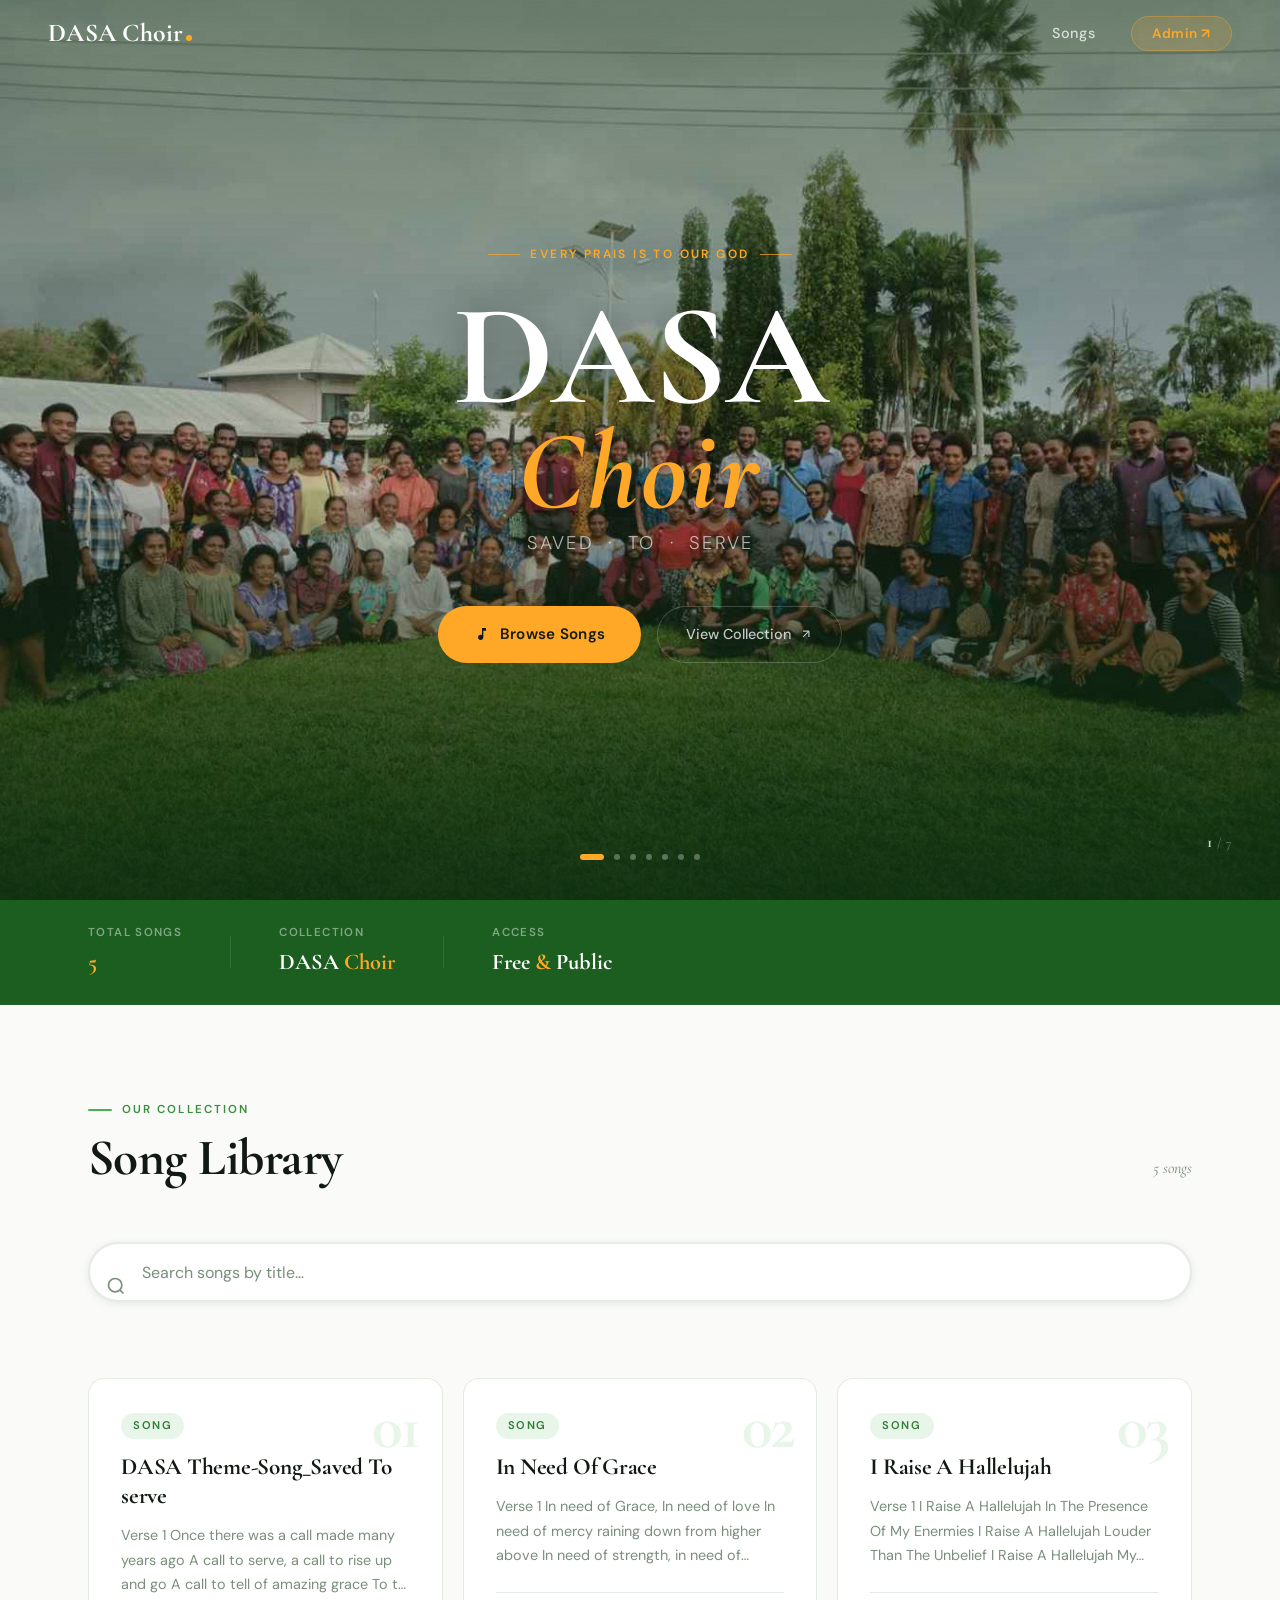
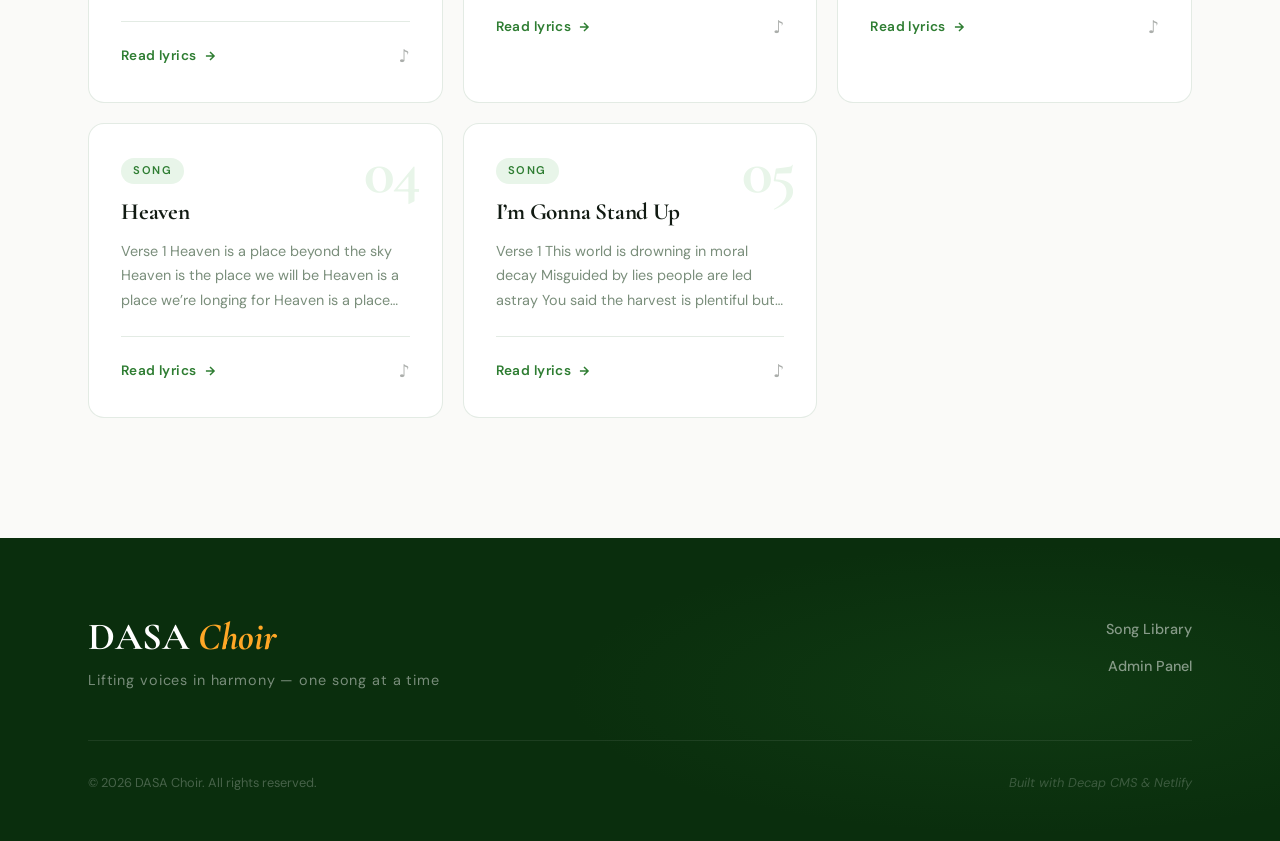
<file: index.html>
<!DOCTYPE html>
<html lang="en">
<head>
  <meta charset="UTF-8" />
  <meta name="viewport" content="width=device-width, initial-scale=1.0" />
  <meta name="description" content="DASA Choir Songs — Browse and read our full collection of choir song lyrics." />
  <meta property="og:title" content="DASA Choir Songs" />
  <meta property="og:description" content="A full collection of choir song lyrics, beautifully presented." />
  <meta name="theme-color" content="#1B5E20" />
  <title>DASA Choir Songs</title>

  <!-- Netlify Identity (required for CMS auth redirect) -->
  <script src="https://identity.netlify.com/v1/netlify-identity-widget.js"></script>

  <link rel="stylesheet" href="/style.css" />
</head>
<body>

  <!-- ═══════════════════════════════ NAVBAR ═══════════════════ -->
  <nav class="navbar" id="navbar" role="navigation" aria-label="Main navigation">
    <a href="/" class="nav-logo" aria-label="DASA Choir home">
      <span class="nav-logo-text">DASA Choir</span>
      <span class="nav-logo-dot" aria-hidden="true"></span>
    </a>
    <ul class="nav-links" role="list">
      <li><a href="#songs">Songs</a></li>
      <li><a href="/admin/" class="nav-admin">Admin ↗</a></li>
    </ul>
  </nav>

  <!-- ═══════════════════════════════ HERO ════════════════════ -->
  <section class="hero" id="hero" role="banner" aria-label="Hero banner">

    <!-- Slideshow background -->
    <div class="slideshow-wrap" id="slideshowWrap" aria-hidden="true">
      <div class="slide-fallback" id="slideFallback"></div>
      <!-- Dynamic slides injected by app.js -->
    </div>

    <!-- Grain overlay -->
    <div class="hero-grain" aria-hidden="true"></div>

    <!-- Dark overlay -->
    <div class="hero-overlay" aria-hidden="true"></div>

    <!-- Content -->
    <div class="hero-content">
      <div class="hero-eyebrow" aria-hidden="true">
        <span class="eyebrow-line"></span>
        <span class="eyebrow-text">Every Prais Is To Our God</span>
        <span class="eyebrow-line"></span>
      </div>
      <h1 class="hero-title">
        DASA
        <span class="hero-title-choir">Choir</span>
      </h1>
      <p class="hero-subtitle">Saved &nbsp;·&nbsp; To &nbsp;·&nbsp; Serve</p>
      <div class="hero-actions">
        <a href="#songs" class="btn-primary" aria-label="Browse song collection">
          <svg width="16" height="16" fill="currentColor" viewBox="0 0 24 24" aria-hidden="true">
            <path d="M12 3v10.55c-.59-.34-1.27-.55-2-.55-2.21 0-4 1.79-4 4s1.79 4 4 4 4-1.79 4-4V7h4V3h-6z"/>
          </svg>
          Browse Songs
        </a>
        <a href="#songs" class="btn-secondary" aria-label="View full collection">
          View Collection
          <svg width="14" height="14" fill="none" stroke="currentColor" viewBox="0 0 24 24" stroke-width="2" aria-hidden="true">
            <path d="M7 17L17 7M17 7H7M17 7v10"/>
          </svg>
        </a>
      </div>
    </div>

    <!-- Slideshow dot controls -->
    <div class="slideshow-controls" id="slideshowControls" role="tablist" aria-label="Slideshow navigation"></div>

    <!-- Slide counter -->
    <div class="slide-counter" id="slideCounter" aria-live="polite" aria-hidden="true"></div>

  </section>

  <!-- ════════════════════════════ STATS BAR ════════════════════ -->
  <div class="stats-bar" aria-label="Collection stats">
    <div class="stats-inner">
      <div class="stat-item">
        <span class="stat-label">Total Songs</span>
        <span class="stat-value" id="statSongs"><span>—</span></span>
      </div>
      <div class="stat-sep" aria-hidden="true"></div>
      <div class="stat-item">
        <span class="stat-label">Collection</span>
        <span class="stat-value">DASA <span>Choir</span></span>
      </div>
      <div class="stat-sep" aria-hidden="true"></div>
      <div class="stat-item">
        <span class="stat-label">Access</span>
        <span class="stat-value">Free <span>&amp;</span> Public</span>
      </div>
    </div>
  </div>

  <!-- ══════════════════════════ MAIN CONTENT ═══════════════════ -->
  <main class="main" id="songs" role="main">

    <!-- Section heading -->
    <div class="section-head">
      <div>
        <p class="section-label">Our Collection</p>
        <h2 class="section-title">Song Library</h2>
      </div>
      <p class="section-count" id="sectionCount" aria-live="polite"></p>
    </div>

    <!-- Search -->
    <div class="search-wrap" role="search">
      <svg class="search-ico" width="20" height="20" fill="none" stroke="currentColor" viewBox="0 0 24 24" stroke-width="2" aria-hidden="true">
        <circle cx="11" cy="11" r="8"/><path d="m21 21-4.35-4.35"/>
      </svg>
      <input
        type="search"
        id="searchField"
        class="search-field"
        placeholder="Search songs by title…"
        autocomplete="off"
        spellcheck="false"
        aria-label="Search songs by title"
      />
      <button class="search-clear" id="searchClear" aria-label="Clear search" title="Clear search">
        <svg width="12" height="12" fill="none" stroke="currentColor" viewBox="0 0 24 24" stroke-width="2.5">
          <path d="M18 6 6 18M6 6l12 12"/>
        </svg>
      </button>
      <p class="search-status" id="searchStatus" aria-live="polite" aria-atomic="true"></p>
    </div>

    <!-- Song cards grid -->
    <div class="songs-grid" id="songsGrid" role="list" aria-label="Song collection">

      <!-- Skeleton loading state (shown while fetching) -->
      <div class="skeleton-card" aria-hidden="true" role="presentation">
        <div class="skeleton sk-tag"></div>
        <div class="skeleton sk-title"></div>
        <div class="skeleton sk-line"></div>
        <div class="skeleton sk-line" style="width:85%"></div>
        <div class="skeleton sk-line" style="width:70%"></div>
        <div class="sk-footer"></div>
        <div class="skeleton sk-link"></div>
      </div>
      <div class="skeleton-card" aria-hidden="true" role="presentation">
        <div class="skeleton sk-tag"></div>
        <div class="skeleton sk-title" style="width:55%"></div>
        <div class="skeleton sk-line"></div>
        <div class="skeleton sk-line" style="width:90%"></div>
        <div class="skeleton sk-line" style="width:60%"></div>
        <div class="sk-footer"></div>
        <div class="skeleton sk-link"></div>
      </div>
      <div class="skeleton-card" aria-hidden="true" role="presentation">
        <div class="skeleton sk-tag"></div>
        <div class="skeleton sk-title" style="width:75%"></div>
        <div class="skeleton sk-line"></div>
        <div class="skeleton sk-line" style="width:80%"></div>
        <div class="skeleton sk-line" style="width:65%"></div>
        <div class="sk-footer"></div>
        <div class="skeleton sk-link"></div>
      </div>

    </div>
  </main>

  <!-- ════════════════════════════ FOOTER ══════════════════════ -->
  <footer class="site-footer" role="contentinfo">
    <div class="footer-inner">
      <div class="footer-top">
        <div>
          <p class="footer-brand-name">DASA <em>Choir</em></p>
          <p class="footer-tagline">Lifting voices in harmony &mdash; one song at a time</p>
        </div>
        <nav class="footer-nav" aria-label="Footer navigation">
          <a href="/#songs">Song Library</a>
          <a href="/admin/">Admin Panel</a>
        </nav>
      </div>
      <div class="footer-bottom">
        <p class="footer-copy">&copy; <span id="footerYear"></span> DASA Choir. All rights reserved.</p>
        <p class="footer-note">Built with Decap CMS &amp; Netlify</p>
      </div>
    </div>
  </footer>

  <script src="/app.js"></script>
</body>
</html>
</file>
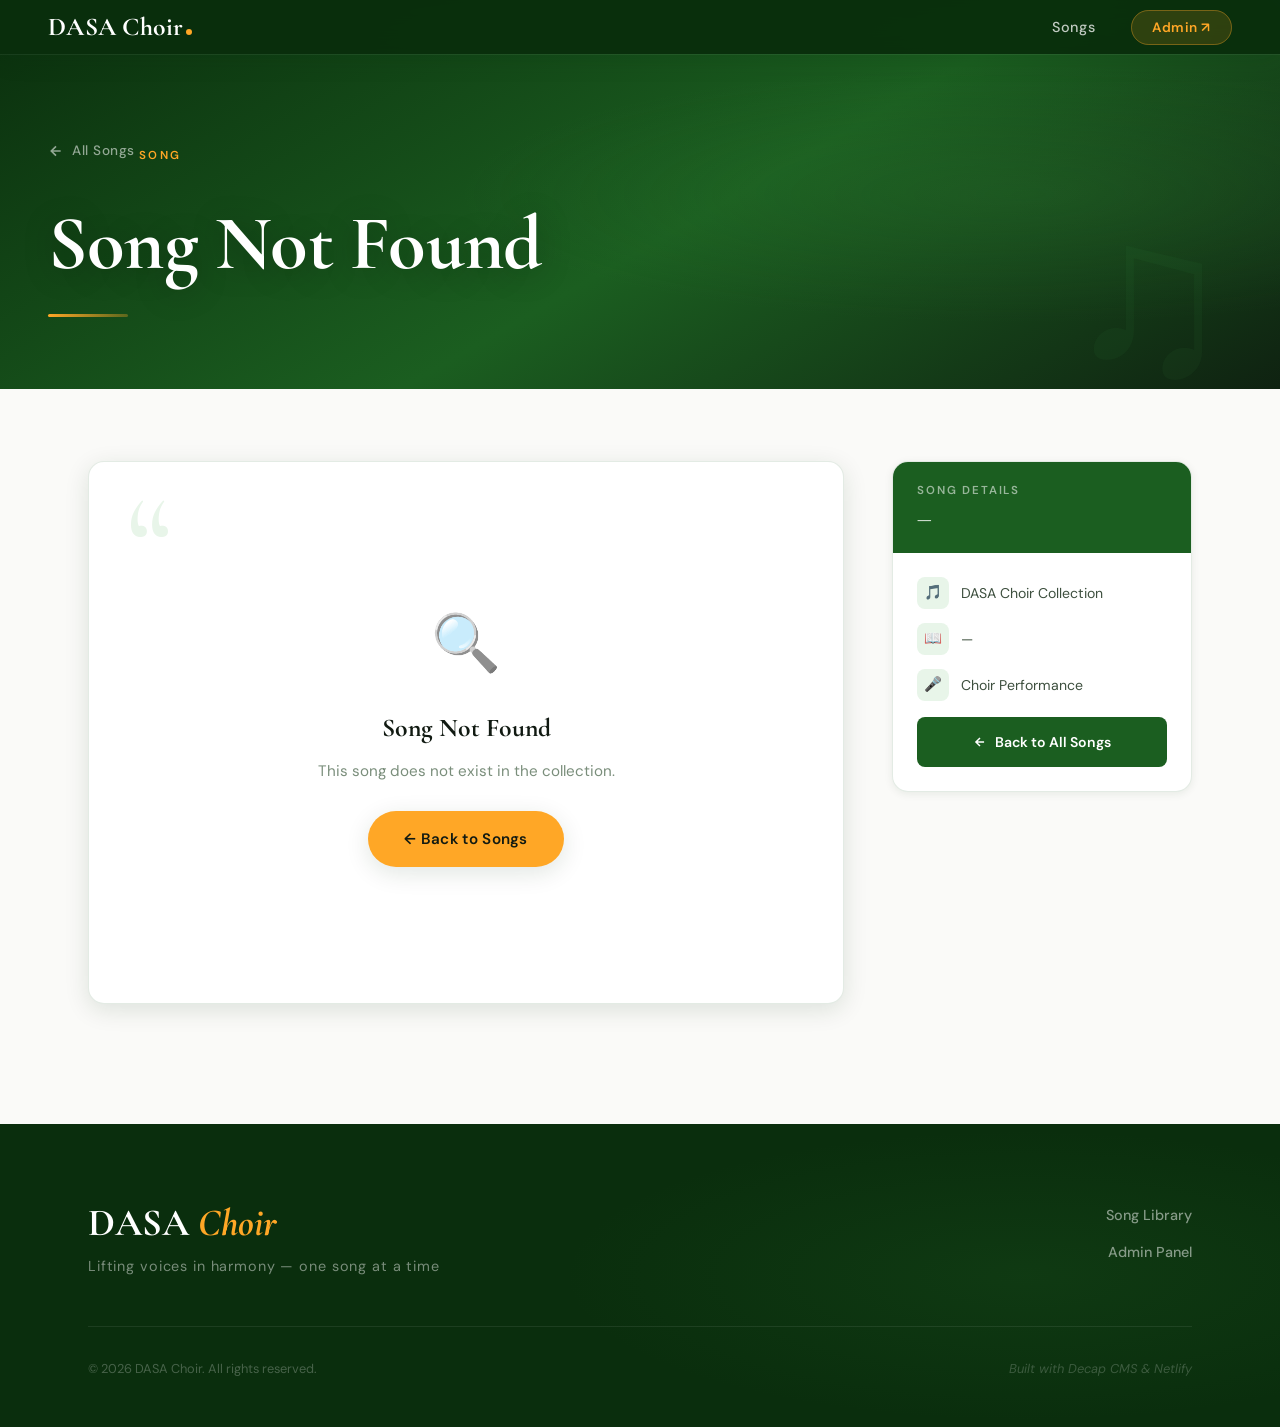
<file: song.html>
<!DOCTYPE html>
<html lang="en">
<head>
  <meta charset="UTF-8" />
  <meta name="viewport" content="width=device-width, initial-scale=1.0" />
  <meta name="description" content="Read song lyrics — DASA Choir" />
  <meta name="theme-color" content="#1B5E20" />
  <title>Song — DASA Choir</title>

  <link rel="stylesheet" href="/style.css" />
</head>
<body class="song-page-wrap">

  <!-- ═══════════════════════════════ NAVBAR ═══════════════════ -->
  <nav class="navbar scrolled" id="navbar" role="navigation" aria-label="Main navigation">
    <a href="/" class="nav-logo" aria-label="DASA Choir home">
      <span class="nav-logo-text">DASA Choir</span>
      <span class="nav-logo-dot" aria-hidden="true"></span>
    </a>
    <ul class="nav-links" role="list">
      <li><a href="/#songs">Songs</a></li>
      <li><a href="/admin/" class="nav-admin">Admin ↗</a></li>
    </ul>
  </nav>

  <!-- ═════════════════════════ SONG HERO ══════════════════════ -->
  <div class="song-hero" id="songHero">
    <div class="song-hero-inner">

      <a href="/" class="back-link" aria-label="Go back to all songs">
        <svg width="16" height="16" fill="none" stroke="currentColor" viewBox="0 0 24 24" stroke-width="2.5" aria-hidden="true">
          <path d="M19 12H5M12 5l-7 7 7 7"/>
        </svg>
        All Songs
      </a>

      <p class="song-hero-tag" id="songTag">Song</p>
      <h1 class="song-hero-title" id="songTitle">Loading…</h1>
      <div class="song-hero-line" aria-hidden="true"></div>

    </div>
  </div>

  <!-- ════════════════════════ SONG CONTENT ════════════════════ -->
  <div class="song-content" id="songContent">

    <!-- Lyrics card -->
    <article class="lyrics-card" id="lyricsCard" aria-label="Song lyrics">
      <!-- Skeleton while loading -->
      <div id="lyricsSkeleton">
        <div class="skeleton sk-line" style="width:100%; height:16px; margin-bottom:14px;"></div>
        <div class="skeleton sk-line" style="width:88%; height:16px; margin-bottom:14px;"></div>
        <div class="skeleton sk-line" style="width:72%; height:16px; margin-bottom:28px;"></div>
        <div class="skeleton sk-line" style="width:100%; height:16px; margin-bottom:14px;"></div>
        <div class="skeleton sk-line" style="width:92%; height:16px; margin-bottom:14px;"></div>
        <div class="skeleton sk-line" style="width:80%; height:16px; margin-bottom:28px;"></div>
        <div class="skeleton sk-line" style="width:100%; height:16px; margin-bottom:14px;"></div>
        <div class="skeleton sk-line" style="width:65%; height:16px; margin-bottom:14px;"></div>
        <div class="skeleton sk-line" style="width:85%; height:16px; margin-bottom:14px;"></div>
      </div>
    </article>

    <!-- Sidebar -->
    <aside class="song-sidebar" id="songSidebar" aria-label="Song details" aria-hidden="true">
      <div class="sidebar-card">
        <div class="sidebar-card-head">
          <p class="sidebar-card-label">Song Details</p>
          <p class="sidebar-card-title" id="sidebarTitle">—</p>
        </div>
        <div class="sidebar-card-body">
          <div class="sidebar-info">
            <div class="sidebar-info-row">
              <span class="sidebar-info-icon" aria-hidden="true">🎵</span>
              <span>DASA Choir Collection</span>
            </div>
            <div class="sidebar-info-row">
              <span class="sidebar-info-icon" aria-hidden="true">📖</span>
              <span id="sidebarLineCount">—</span>
            </div>
            <div class="sidebar-info-row">
              <span class="sidebar-info-icon" aria-hidden="true">🎤</span>
              <span>Choir Performance</span>
            </div>
          </div>
          <a href="/" class="sidebar-back" aria-label="Back to all songs">
            <svg width="14" height="14" fill="none" stroke="currentColor" viewBox="0 0 24 24" stroke-width="2.5" aria-hidden="true">
              <path d="M19 12H5M12 5l-7 7 7 7"/>
            </svg>
            Back to All Songs
          </a>
        </div>
      </div>
    </aside>

  </div>

  <!-- ════════════════════════════ FOOTER ══════════════════════ -->
  <footer class="site-footer" role="contentinfo">
    <div class="footer-inner">
      <div class="footer-top">
        <div>
          <p class="footer-brand-name">DASA <em>Choir</em></p>
          <p class="footer-tagline">Lifting voices in harmony &mdash; one song at a time</p>
        </div>
        <nav class="footer-nav" aria-label="Footer navigation">
          <a href="/#songs">Song Library</a>
          <a href="/admin/">Admin Panel</a>
        </nav>
      </div>
      <div class="footer-bottom">
        <p class="footer-copy">&copy; <span id="footerYear"></span> DASA Choir. All rights reserved.</p>
        <p class="footer-note">Built with Decap CMS &amp; Netlify</p>
      </div>
    </div>
  </footer>

  <script src="/app.js"></script>
</body>
</html>
</file>
<file: style.css>
/* ============================================================
   DASA Choir Songs — style.css
   Premium JAMstack UI — Deep Green & Amber Design System
   ============================================================ */

@import url('https://fonts.googleapis.com/css2?family=Cormorant+Garamond:ital,wght@0,400;0,600;0,700;1,400;1,600&family=DM+Sans:wght@300;400;500;600&display=swap');

/* ─── Design Tokens ─────────────────────────────────────────── */
:root {
  --green-900: #0a2e0d;
  --green-800: #1B5E20;
  --green-700: #2E7D32;
  --green-600: #388E3C;
  --green-400: #4CAF50;
  --green-100: #E8F5E9;
  --green-50:  #F1F8F2;
  --amber:      #FFA726;
  --amber-dark: #E65100;
  --amber-glow: rgba(255,167,38,0.35);
  --white:      #FFFFFF;
  --off-white:  #FAFAF8;
  --ink:        #111A12;
  --ink-mid:    #3D4F3E;
  --ink-light:  #7A8E7B;
  --border:     rgba(27,94,32,0.12);

  --font-display: 'Cormorant Garamond', Georgia, serif;
  --font-body:    'DM Sans', system-ui, sans-serif;

  --radius-s:  8px;
  --radius-m:  16px;
  --radius-l:  28px;
  --radius-xl: 48px;

  --shadow-s:  0 2px 8px rgba(10,46,13,0.08);
  --shadow-m:  0 6px 24px rgba(10,46,13,0.12);
  --shadow-l:  0 16px 48px rgba(10,46,13,0.18);
  --shadow-xl: 0 32px 80px rgba(10,46,13,0.22);

  --ease:      cubic-bezier(0.4, 0, 0.2, 1);
  --ease-out:  cubic-bezier(0, 0, 0.2, 1);
  --ease-spring: cubic-bezier(0.34, 1.56, 0.64, 1);
  --t-fast:    0.18s;
  --t-med:     0.32s;
  --t-slow:    0.55s;
}

/* ─── Reset ─────────────────────────────────────────────────── */
*, *::before, *::after { box-sizing: border-box; margin: 0; padding: 0; }
html { scroll-behavior: smooth; -webkit-font-smoothing: antialiased; }
img { display: block; max-width: 100%; }
button { cursor: pointer; font: inherit; border: none; background: none; }
a { color: inherit; }

body {
  font-family: var(--font-body);
  background: var(--off-white);
  color: var(--ink);
  line-height: 1.6;
  overflow-x: hidden;
}

/* ─── Navbar ─────────────────────────────────────────────────── */
.navbar {
  position: fixed;
  inset: 0 0 auto;
  z-index: 900;
  padding: 20px 48px;
  display: flex;
  align-items: center;
  justify-content: space-between;
  transition: background var(--t-med) var(--ease),
              box-shadow var(--t-med) var(--ease),
              padding var(--t-med) var(--ease);
}

.navbar.scrolled {
  padding: 14px 48px;
  background: rgba(10,46,13,0.96);
  backdrop-filter: blur(20px) saturate(1.4);
  box-shadow: 0 1px 0 rgba(255,255,255,0.06), var(--shadow-m);
}

.nav-logo {
  display: flex;
  align-items: baseline;
  gap: 2px;
  text-decoration: none;
}

.nav-logo-text {
  font-family: var(--font-display);
  font-size: 1.6rem;
  font-weight: 700;
  color: var(--white);
  letter-spacing: 0.01em;
  line-height: 1;
}

.nav-logo-dot {
  width: 6px;
  height: 6px;
  border-radius: 50%;
  background: var(--amber);
  margin-bottom: 2px;
  flex-shrink: 0;
}

.nav-links {
  display: flex;
  align-items: center;
  gap: 36px;
  list-style: none;
}

.nav-links a {
  color: rgba(255,255,255,0.75);
  text-decoration: none;
  font-size: 0.9rem;
  font-weight: 500;
  letter-spacing: 0.04em;
  transition: color var(--t-fast) var(--ease);
  position: relative;
}

.nav-links a::after {
  content: '';
  position: absolute;
  bottom: -4px;
  left: 0;
  right: 100%;
  height: 1px;
  background: var(--amber);
  transition: right var(--t-med) var(--ease);
}

.nav-links a:hover { color: var(--white); }
.nav-links a:hover::after { right: 0; }

.nav-admin {
  background: rgba(255,167,38,0.15);
  border: 1px solid rgba(255,167,38,0.35);
  color: var(--amber) !important;
  padding: 8px 20px;
  border-radius: var(--radius-xl);
  font-size: 0.85rem !important;
  font-weight: 600 !important;
  transition: background var(--t-fast) var(--ease), border-color var(--t-fast) var(--ease) !important;
}

.nav-admin:hover {
  background: rgba(255,167,38,0.28) !important;
  border-color: rgba(255,167,38,0.6) !important;
}

.nav-admin::after { display: none !important; }

/* ─── Hero Section ───────────────────────────────────────────── */
.hero {
  position: relative;
  height: 100vh; 
  height: 100svh;
  min-height: 640px;
  display: flex;
  align-items: center;
  justify-content: center;
  overflow: hidden;
  background: var(--green-900);
}

/* Slideshow */
.slideshow-wrap {
  position: absolute;
  inset: 0;
  z-index: 0;
}

/* OLD .slide rule — replace entirely */
.slide {
  position: absolute;
  inset: 0;
  background-size: cover;
  background-position: center;
  opacity: 0;
  will-change: opacity;
  transition: opacity 1.4s var(--ease);
}

/* NEW .slide rule */
.slide {
  position: absolute;
  inset: 0;
  opacity: 0;
  transition: opacity 1.4s var(--ease);
}

.slide img {
  width: 100%;
  height: 100%;
  object-fit: cover;
  object-position: center;
  display: block;
}

.slide.active { opacity: 1; }

.slide-fallback {
  position: absolute;
  inset: 0;
  background:
    radial-gradient(ellipse 70% 60% at 70% 40%, rgba(46,125,50,0.6) 0%, transparent 60%),
    radial-gradient(ellipse 50% 70% at 20% 70%, rgba(27,94,32,0.5) 0%, transparent 55%),
    linear-gradient(160deg, #0a2e0d 0%, #1B5E20 45%, #0f1f10 100%);
}

/* Musical note decoration in fallback */
.slide-fallback::before {
  content: '♪';
  position: absolute;
  font-size: 30vw;
  color: rgba(76,175,80,0.06);
  top: 50%;
  left: 50%;
  transform: translate(-50%, -52%) rotate(-12deg);
  line-height: 1;
  pointer-events: none;
  font-family: serif;
}

/* Multi-layer hero overlay */
.hero-overlay {
  position: absolute;
  inset: 0;
  z-index: 1;
  background:
    linear-gradient(to top, rgba(10,46,13,0.92) 0%, rgba(10,46,13,0.2) 50%, rgba(10,46,13,0.55) 100%);
}

.hero-grain {
  position: absolute;
  inset: 0;
  z-index: 2;
  opacity: 0.04;
  background-image: url("data:image/svg+xml,%3Csvg viewBox='0 0 256 256' xmlns='http://www.w3.org/2000/svg'%3E%3Cfilter id='noise'%3E%3CfeTurbulence type='fractalNoise' baseFrequency='0.9' numOctaves='4' stitchTiles='stitch'/%3E%3C/filter%3E%3Crect width='100%25' height='100%25' filter='url(%23noise)'/%3E%3C/svg%3E");
  background-size: 256px 256px;
  pointer-events: none;
}

/* Hero Content */
.hero-content {
  position: relative;
  z-index: 3;
  text-align: center;
  padding: 0 32px;
  max-width: 860px;
}

.hero-eyebrow {
  display: inline-flex;
  align-items: center;
  gap: 10px;
  margin-bottom: 28px;
  animation: fadeUp 0.9s var(--ease-out) 0.1s both;
}

.eyebrow-line {
  width: 32px;
  height: 1px;
  background: var(--amber);
  opacity: 0.7;
}

.eyebrow-text {
  font-size: 0.75rem;
  font-weight: 600;
  letter-spacing: 0.2em;
  text-transform: uppercase;
  color: var(--amber);
}

.hero-title {
  font-family: var(--font-display);
  font-size: clamp(4.5rem, 12vw, 9rem);
  font-weight: 700;
  color: var(--white);
  line-height: 0.9;
  letter-spacing: -0.01em;
  margin-bottom: 6px;
  text-shadow: 0 4px 40px rgba(0,0,0,0.4);
  animation: fadeUp 0.9s var(--ease-out) 0.2s both;
}

.hero-title-choir {
  display: block;
  font-style: italic;
  color: var(--amber);
  font-size: clamp(3.5rem, 9vw, 7rem);
  letter-spacing: 0.02em;
}

.hero-subtitle {
  font-size: clamp(0.95rem, 2vw, 1.15rem);
  color: rgba(255,255,255,0.65);
  font-weight: 300;
  letter-spacing: 0.12em;
  text-transform: uppercase;
  margin-bottom: 48px;
  animation: fadeUp 0.9s var(--ease-out) 0.35s both;
}

.hero-actions {
  display: flex;
  align-items: center;
  justify-content: center;
  gap: 16px;
  flex-wrap: wrap;
  animation: fadeUp 0.9s var(--ease-out) 0.5s both;
}

.btn-primary {
  display: inline-flex;
  align-items: center;
  gap: 10px;
  background: var(--amber);
  color: var(--ink);
  padding: 16px 36px;
  border-radius: var(--radius-xl);
  font-weight: 600;
  font-size: 0.95rem;
  text-decoration: none;
  letter-spacing: 0.02em;
  transition: all var(--t-med) var(--ease-spring);
  box-shadow: 0 0 0 0 var(--amber-glow), var(--shadow-m);
}

.btn-primary:hover {
  transform: translateY(-3px) scale(1.02);
  box-shadow: 0 0 0 8px var(--amber-glow), var(--shadow-l);
}

.btn-secondary {
  display: inline-flex;
  align-items: center;
  gap: 8px;
  color: rgba(255,255,255,0.75);
  padding: 16px 28px;
  border-radius: var(--radius-xl);
  font-size: 0.9rem;
  font-weight: 500;
  text-decoration: none;
  border: 1px solid rgba(255,255,255,0.2);
  transition: all var(--t-med) var(--ease);
}

.btn-secondary:hover {
  color: var(--white);
  border-color: rgba(255,255,255,0.45);
  background: rgba(255,255,255,0.06);
}

/* Slideshow controls */
.slideshow-controls {
  position: absolute;
  bottom: 40px;
  left: 50%;
  transform: translateX(-50%);
  z-index: 4;
  display: flex;
  align-items: center;
  gap: 10px;
}

.slide-dot {
  width: 6px;
  height: 6px;
  border-radius: 3px;
  background: rgba(255,255,255,0.3);
  border: none;
  transition: all var(--t-med) var(--ease);
  cursor: pointer;
}

.slide-dot.active {
  width: 24px;
  background: var(--amber);
}

/* Slide counter */
.slide-counter {
  position: absolute;
  bottom: 44px;
  right: 48px;
  z-index: 4;
  font-family: var(--font-display);
  font-size: 0.8rem;
  color: rgba(255,255,255,0.4);
  letter-spacing: 0.08em;
}

.slide-counter strong {
  color: rgba(255,255,255,0.8);
  font-size: 1rem;
}

/* ─── Stats Bar ───────────────────────────────────────────────── */
.stats-bar {
  background: var(--green-800);
  border-bottom: 1px solid rgba(255,255,255,0.05);
}

.stats-inner {
  max-width: 1200px;
  margin: 0 auto;
  padding: 24px 48px;
  display: flex;
  align-items: center;
  gap: 48px;
  overflow-x: auto;
}

.stat-item {
  display: flex;
  flex-direction: column;
  gap: 2px;
  white-space: nowrap;
}

.stat-label {
  font-size: 0.72rem;
  font-weight: 600;
  letter-spacing: 0.12em;
  text-transform: uppercase;
  color: rgba(255,255,255,0.45);
}

.stat-value {
  font-family: var(--font-display);
  font-size: 1.4rem;
  font-weight: 700;
  color: var(--white);
}

.stat-value span {
  color: var(--amber);
}

.stat-sep {
  width: 1px;
  height: 32px;
  background: rgba(255,255,255,0.1);
  flex-shrink: 0;
}

/* ─── Main Content ───────────────────────────────────────────── */
.main {
  max-width: 1200px;
  margin: 0 auto;
  padding: 96px 48px 120px;
}

/* Section heading */
.section-head {
  display: flex;
  align-items: flex-end;
  justify-content: space-between;
  gap: 24px;
  margin-bottom: 56px;
  flex-wrap: wrap;
}

.section-label {
  font-size: 0.72rem;
  font-weight: 600;
  letter-spacing: 0.18em;
  text-transform: uppercase;
  color: var(--green-600);
  margin-bottom: 10px;
  display: flex;
  align-items: center;
  gap: 10px;
}

.section-label::before {
  content: '';
  display: block;
  width: 24px;
  height: 2px;
  background: var(--green-400);
  border-radius: 1px;
}

.section-title {
  font-family: var(--font-display);
  font-size: clamp(2.2rem, 4vw, 3.2rem);
  font-weight: 700;
  color: var(--ink);
  line-height: 1.1;
  letter-spacing: -0.01em;
}

.section-count {
  font-family: var(--font-display);
  font-size: 1rem;
  color: var(--ink-light);
  font-style: italic;
  padding-bottom: 4px;
}

/* ─── Search ─────────────────────────────────────────────────── */
.search-wrap {
  position: relative;
  margin-bottom: 48px;
}

.search-field {
  width: 100%;
  height: 60px;
  padding: 0 60px 0 52px;
  background: var(--white);
  border: 2px solid var(--border);
  border-radius: var(--radius-xl);
  font-family: var(--font-body);
  font-size: 1rem;
  color: var(--ink);
  outline: none;
  transition: border-color var(--t-fast) var(--ease),
              box-shadow var(--t-fast) var(--ease);
  box-shadow: var(--shadow-s);
}

.search-field::placeholder { color: var(--ink-light); }

.search-field:focus {
  border-color: var(--green-400);
  box-shadow: 0 0 0 5px rgba(76,175,80,0.12), var(--shadow-s);
}

.search-ico {
  position: absolute;
  left: 18px;
  top: 50%;
  transform: translateY(-50%);
  color: var(--ink-light);
  pointer-events: none;
  transition: color var(--t-fast);
}

.search-field:focus ~ .search-ico { color: var(--green-600); }

.search-clear {
  position: absolute;
  right: 18px;
  top: 50%;
  transform: translateY(-50%);
  width: 32px;
  height: 32px;
  border-radius: 50%;
  background: var(--green-100);
  color: var(--green-700);
  display: flex;
  align-items: center;
  justify-content: center;
  opacity: 0;
  pointer-events: none;
  transition: opacity var(--t-fast);
  cursor: pointer;
}

.search-field:not(:placeholder-shown) ~ .search-clear {
  opacity: 1;
  pointer-events: auto;
}

.search-status {
  margin-top: 12px;
  font-size: 0.85rem;
  color: var(--ink-light);
  padding-left: 4px;
  min-height: 1.2em;
}

/* ─── Songs Grid ─────────────────────────────────────────────── */
.songs-grid {
  display: grid;
  grid-template-columns: repeat(auto-fill, minmax(320px, 1fr));
  gap: 20px;
}

/* ─── Song Card ──────────────────────────────────────────────── */
.song-card {
  display: block;
  text-decoration: none;
  background: var(--white);
  border: 1px solid var(--border);
  border-radius: var(--radius-m);
  padding: 32px;
  position: relative;
  overflow: hidden;
  transition: transform var(--t-med) var(--ease-spring),
              box-shadow var(--t-med) var(--ease),
              border-color var(--t-med) var(--ease);
  animation: cardIn 0.5s var(--ease-out) backwards;
}

.song-card::before {
  content: '';
  position: absolute;
  inset: 0;
  background: linear-gradient(135deg, rgba(76,175,80,0.04) 0%, transparent 60%);
  opacity: 0;
  transition: opacity var(--t-med);
}

.song-card::after {
  content: '';
  position: absolute;
  top: 0;
  left: 0;
  right: 0;
  height: 3px;
  background: linear-gradient(90deg, var(--green-400), var(--amber));
  transform: scaleX(0);
  transform-origin: left;
  transition: transform var(--t-med) var(--ease);
}

.song-card:hover {
  transform: translateY(-6px);
  box-shadow: var(--shadow-l);
  border-color: rgba(76,175,80,0.25);
}

.song-card:hover::before { opacity: 1; }
.song-card:hover::after { transform: scaleX(1); }

/* Card decorative number */
.card-num {
  font-family: var(--font-display);
  font-size: 4rem;
  font-weight: 700;
  color: var(--green-100);
  line-height: 1;
  position: absolute;
  top: 16px;
  right: 24px;
  letter-spacing: -0.05em;
  pointer-events: none;
  transition: color var(--t-med);
}

.song-card:hover .card-num { color: rgba(76,175,80,0.15); }

.card-tag {
  display: inline-block;
  font-size: 0.7rem;
  font-weight: 600;
  letter-spacing: 0.14em;
  text-transform: uppercase;
  color: var(--green-700);
  background: var(--green-100);
  padding: 4px 12px;
  border-radius: var(--radius-xl);
  margin-bottom: 14px;
}

.card-title {
  font-family: var(--font-display);
  font-size: 1.45rem;
  font-weight: 700;
  color: var(--ink);
  line-height: 1.25;
  margin-bottom: 12px;
  letter-spacing: -0.01em;
}

.card-preview {
  font-size: 0.9rem;
  line-height: 1.7;
  color: var(--ink-light);
  display: -webkit-box;
  -webkit-line-clamp: 3;
  -webkit-box-orient: vertical;
  overflow: hidden;
}

.card-footer {
  display: flex;
  align-items: center;
  justify-content: space-between;
  margin-top: 24px;
  padding-top: 20px;
  border-top: 1px solid var(--border);
}

.card-link {
  display: flex;
  align-items: center;
  gap: 6px;
  font-size: 0.85rem;
  font-weight: 600;
  color: var(--green-700);
  letter-spacing: 0.03em;
  transition: gap var(--t-med) var(--ease);
}

.song-card:hover .card-link { gap: 10px; }

.card-note {
  font-size: 1.1rem;
  opacity: 0.35;
  transition: opacity var(--t-med);
}

.song-card:hover .card-note { opacity: 0.7; }

@keyframes cardIn {
  from { opacity: 0; transform: translateY(20px); }
  to   { opacity: 1; transform: translateY(0); }
}

/* ─── Skeleton ───────────────────────────────────────────────── */
.skeleton {
  background: linear-gradient(90deg,
    #e8ede9 0%, #f0f5f1 40%, #e8ede9 80%);
  background-size: 400% 100%;
  animation: shimmer 1.6s ease-in-out infinite;
  border-radius: 4px;
}

@keyframes shimmer {
  0%   { background-position: 100% 50%; }
  100% { background-position: -100% 50%; }
}

.skeleton-card {
  background: var(--white);
  border: 1px solid var(--border);
  border-radius: var(--radius-m);
  padding: 32px;
  overflow: hidden;
}

.sk-tag   { height: 22px; width: 80px; margin-bottom: 14px; border-radius: var(--radius-xl); }
.sk-title { height: 26px; width: 65%; margin-bottom: 14px; border-radius: 4px; }
.sk-line  { height: 14px; margin-bottom: 10px; border-radius: 4px; }
.sk-footer{ height: 1px; background: var(--border); margin: 24px 0 20px; }
.sk-link  { height: 14px; width: 100px; border-radius: 4px; }

/* ─── Empty & Error States ───────────────────────────────────── */
.state-card {
  grid-column: 1 / -1;
  background: var(--white);
  border: 1px dashed rgba(27,94,32,0.25);
  border-radius: var(--radius-m);
  padding: 80px 40px;
  text-align: center;
}

.state-icon {
  font-size: 3.5rem;
  margin-bottom: 20px;
  opacity: 0.7;
}

.state-title {
  font-family: var(--font-display);
  font-size: 1.6rem;
  font-weight: 700;
  color: var(--ink);
  margin-bottom: 10px;
}

.state-body {
  color: var(--ink-light);
  font-size: 0.95rem;
  max-width: 360px;
  margin: 0 auto;
}

/* ─── Footer ─────────────────────────────────────────────────── */
.site-footer {
  background: var(--green-900);
  position: relative;
  overflow: hidden;
}

.site-footer::before {
  content: '';
  position: absolute;
  inset: 0;
  background: radial-gradient(ellipse 60% 80% at 80% 50%, rgba(46,125,50,0.15) 0%, transparent 60%);
  pointer-events: none;
}

.footer-inner {
  max-width: 1200px;
  margin: 0 auto;
  padding: 80px 48px 48px;
  position: relative;
  z-index: 1;
}

.footer-top {
  display: grid;
  grid-template-columns: 1fr auto;
  gap: 48px;
  align-items: start;
  padding-bottom: 48px;
  border-bottom: 1px solid rgba(255,255,255,0.08);
  margin-bottom: 32px;
}

.footer-brand-name {
  font-family: var(--font-display);
  font-size: 2.4rem;
  font-weight: 700;
  color: var(--white);
  line-height: 1;
  margin-bottom: 12px;
}

.footer-brand-name em {
  font-style: italic;
  color: var(--amber);
}

.footer-tagline {
  color: rgba(255,255,255,0.45);
  font-size: 0.9rem;
  letter-spacing: 0.06em;
}

.footer-nav {
  display: flex;
  flex-direction: column;
  gap: 14px;
  align-items: flex-end;
}

.footer-nav a {
  color: rgba(255,255,255,0.5);
  text-decoration: none;
  font-size: 0.9rem;
  font-weight: 500;
  transition: color var(--t-fast);
}

.footer-nav a:hover { color: var(--amber); }

.footer-bottom {
  display: flex;
  align-items: center;
  justify-content: space-between;
  gap: 16px;
  flex-wrap: wrap;
}

.footer-copy {
  font-size: 0.8rem;
  color: rgba(255,255,255,0.25);
}

.footer-note {
  font-size: 0.8rem;
  color: rgba(255,255,255,0.2);
  font-style: italic;
}

/* ─── Song Detail Page ───────────────────────────────────────── */
.song-page-wrap { min-height: 100vh; }

.song-hero {
  background:
    radial-gradient(ellipse 80% 60% at 80% 50%, rgba(46,125,50,0.25) 0%, transparent 55%),
    linear-gradient(150deg, #0a2e0d 0%, #1B5E20 55%, #0f2211 100%);
  padding: 140px 48px 72px;
  position: relative;
  overflow: hidden;
}

.song-hero::after {
  content: '♫';
  position: absolute;
  bottom: -20px;
  right: 48px;
  font-family: serif;
  font-size: 14rem;
  color: rgba(76,175,80,0.06);
  line-height: 1;
  pointer-events: none;
}

.song-hero-inner {
  max-width: 1200px;
  margin: 0 auto;
}

.back-link {
  display: inline-flex;
  align-items: center;
  gap: 8px;
  color: rgba(255,255,255,0.55);
  text-decoration: none;
  font-size: 0.85rem;
  font-weight: 500;
  letter-spacing: 0.04em;
  margin-bottom: 40px;
  transition: color var(--t-fast), gap var(--t-fast);
}

.back-link:hover { color: var(--amber); gap: 12px; }

.song-hero-tag {
  display: inline-block;
  font-size: 0.72rem;
  font-weight: 600;
  letter-spacing: 0.2em;
  text-transform: uppercase;
  color: var(--amber);
  margin-bottom: 16px;
}

.song-hero-title {
  font-family: var(--font-display);
  font-size: clamp(2.5rem, 6vw, 5rem);
  font-weight: 700;
  color: var(--white);
  line-height: 1.1;
  letter-spacing: -0.01em;
  text-shadow: 0 4px 32px rgba(0,0,0,0.3);
}

.song-hero-line {
  width: 80px;
  height: 3px;
  background: linear-gradient(90deg, var(--amber), rgba(255,167,38,0.3));
  border-radius: 2px;
  margin-top: 28px;
}

/* Lyrics layout */
.song-content {
  max-width: 1200px;
  margin: 0 auto;
  padding: 72px 48px 120px;
  display: grid;
  grid-template-columns: 1fr 300px;
  gap: 48px;
  align-items: start;
}

.lyrics-card {
  background: var(--white);
  border: 1px solid var(--border);
  border-radius: var(--radius-m);
  padding: 56px;
  position: relative;
  box-shadow: var(--shadow-m);
}

.lyrics-card::before {
  content: '\201C';
  position: absolute;
  top: 12px;
  left: 36px;
  font-family: var(--font-display);
  font-size: 9rem;
  line-height: 1;
  color: var(--green-100);
  pointer-events: none;
  user-select: none;
}

.lyrics-body {
  font-size: 1.1rem;
  line-height: 2;
  color: var(--ink-mid);
  white-space: pre-wrap;
  font-family: var(--font-body);
  word-break: break-word;
  position: relative;
  z-index: 1;
}

/* Song sidebar */
.song-sidebar {
  position: sticky;
  top: 100px;
}

.sidebar-card {
  background: var(--white);
  border: 1px solid var(--border);
  border-radius: var(--radius-m);
  overflow: hidden;
  box-shadow: var(--shadow-s);
}

.sidebar-card-head {
  background: var(--green-800);
  padding: 20px 24px;
}

.sidebar-card-label {
  font-size: 0.72rem;
  font-weight: 600;
  letter-spacing: 0.16em;
  text-transform: uppercase;
  color: rgba(255,255,255,0.55);
  margin-bottom: 4px;
}

.sidebar-card-title {
  font-family: var(--font-display);
  font-size: 1.1rem;
  font-weight: 700;
  color: var(--white);
}

.sidebar-card-body {
  padding: 24px;
}

.sidebar-info {
  display: flex;
  flex-direction: column;
  gap: 14px;
}

.sidebar-info-row {
  display: flex;
  align-items: center;
  gap: 12px;
  font-size: 0.88rem;
  color: var(--ink-mid);
}

.sidebar-info-icon {
  width: 32px;
  height: 32px;
  border-radius: var(--radius-s);
  background: var(--green-100);
  color: var(--green-700);
  display: flex;
  align-items: center;
  justify-content: center;
  flex-shrink: 0;
  font-size: 0.9rem;
}

.sidebar-back {
  display: flex;
  align-items: center;
  justify-content: center;
  gap: 8px;
  width: 100%;
  padding: 14px;
  margin-top: 16px;
  background: var(--green-800);
  color: var(--white);
  text-decoration: none;
  font-size: 0.88rem;
  font-weight: 600;
  border-radius: var(--radius-s);
  transition: background var(--t-fast);
}

.sidebar-back:hover { background: var(--green-700); }

/* ─── Animations ─────────────────────────────────────────────── */
@keyframes fadeUp {
  from { opacity: 0; transform: translateY(28px); }
  to   { opacity: 1; transform: translateY(0); }
}

@keyframes fadeIn {
  from { opacity: 0; }
  to   { opacity: 1; }
}

/* ─── Responsive ─────────────────────────────────────────────── */
@media (max-width: 1024px) {
  .song-content {
    grid-template-columns: 1fr;
  }
  .song-sidebar { position: static; }
}

@media (max-width: 768px) {
  .navbar { padding: 16px 24px; }
  .navbar.scrolled { padding: 12px 24px; }
  .nav-links { gap: 20px; }

  .hero-title { line-height: 1; }

  .main { padding: 72px 24px 96px; }

  .section-head { flex-direction: column; align-items: flex-start; }

  .songs-grid { grid-template-columns: 1fr; }

  .stats-inner { padding: 20px 24px; gap: 28px; }

  .footer-inner { padding: 60px 24px 40px; }
  .footer-top { grid-template-columns: 1fr; gap: 32px; }
  .footer-nav { align-items: flex-start; flex-direction: row; flex-wrap: wrap; gap: 20px; }

  .song-hero { padding: 120px 24px 56px; }
  .song-content { padding: 48px 24px 80px; }
  .lyrics-card { padding: 36px 28px; }
  .lyrics-card::before { font-size: 6rem; }

  .slide-counter { display: none; }
}

@media (max-width: 480px) {
  .navbar { padding: 14px 20px; }
  .nav-links .nav-admin { padding: 6px 14px; font-size: 0.8rem !important; }
  /* Hide regular nav links on very small screens, keep admin link */
  .nav-links li:not(:last-child) { display: none; }

  .hero-actions { gap: 12px; }
  .btn-primary { padding: 14px 28px; }
  .btn-secondary { display: none; }
}
</file>
